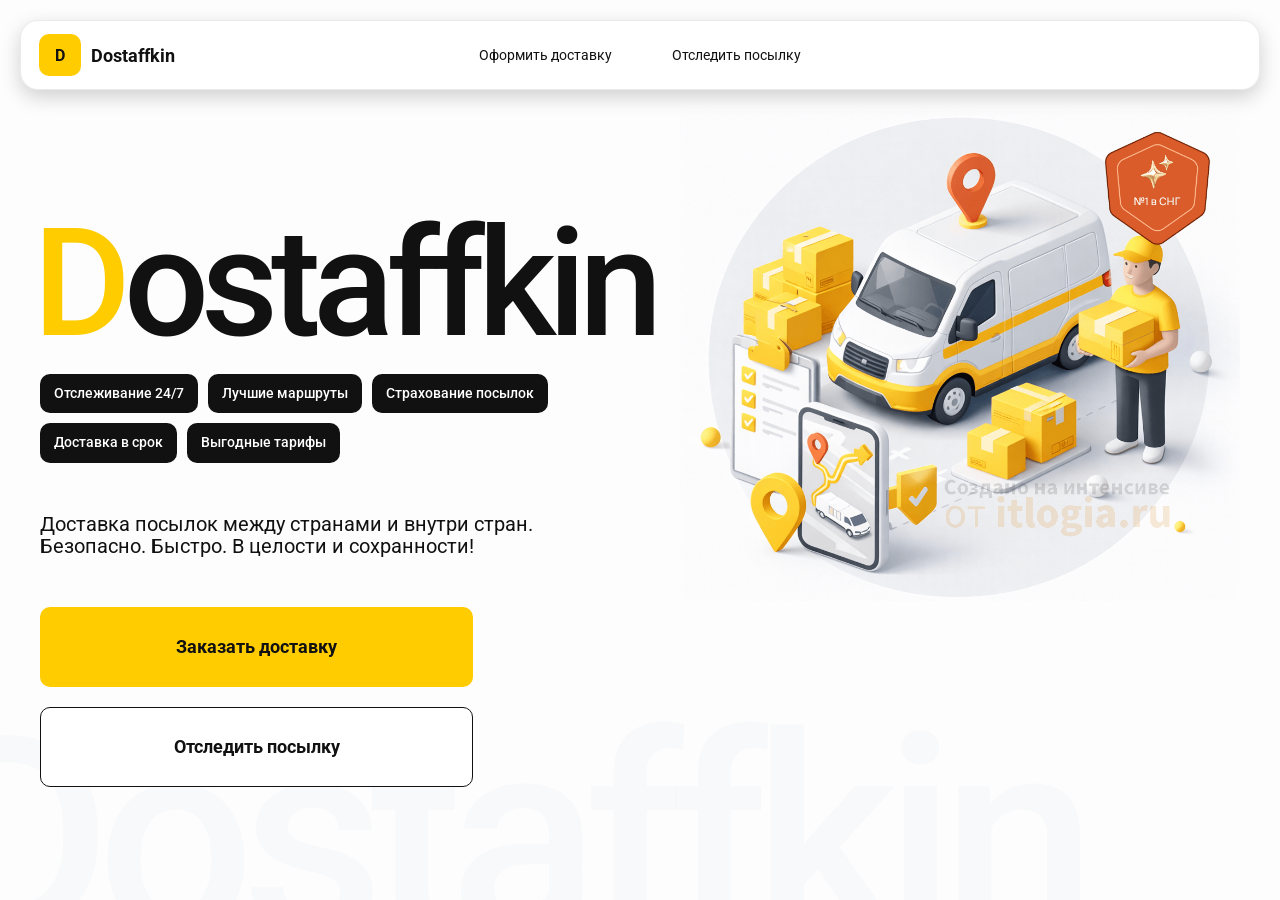
<file: index.html>
<!doctype html>
<html lang="ru">
<head>
    <meta charset="utf-8" />
    <meta name="viewport" content="width=device-width,initial-scale=1,maximum-scale=1,user-scalable=0" />
    <title>Dostaffkin — Доставка посылок между странами и внутри стран. Безопасно. Быстро. В целости и сохранности!</title>

    <link href="styles/base.css" rel="stylesheet" />
    <link href="styles/base_adaptive.css" rel="stylesheet" />
    <link href="styles/index.css" rel="stylesheet" />
    <link href="styles/index_adaptive.css" rel="stylesheet" />
</head>
<body>

    <div class="container">

        <header class="header">

            <a class="header-brand" href="#">
                <div class="header-logo">D</div>
                <div class="header-title">Dostaffkin</div>
            </a>

            <nav class="header-menu">
                <a class="header-link" href="./order.html">Оформить <span>доставку</span></a>
                <a class="header-link" href="./track.html">Отследить <span>посылку</span></a>
            </nav>

        </header>

        <main class="main">

            <section class="main-info">

                <div class="main-title">
                    <span>D</span>ostaffkin
                </div>

                <div class="main-features">
                    <div class="main-feature">Отслеживание 24/7</div>
                    <div class="main-feature">Лучшие маршруты</div>
                    <div class="main-feature">Страхование посылок</div>
                    <div class="main-feature">Доставка в срок</div>
                    <div class="main-feature">Выгодные тарифы</div>
                </div>

                <div class="main-description">
                    Доставка посылок между странами и внутри стран.
                    Безопасно. Быстро. В целости и сохранности!
                </div>

                <div class="main-actions">
                    <a class="button" type="button" href="./order.html">Заказать доставку</a>
                    <a class="button button-white" type="button" href="./track.html">Отследить посылку</a>
                </div>



            </section>

            <div class="main-title-ghost">Dostaffkin</div>

            <section class="main-image">
                <img src="images/main-image.png" alt="Main image" />
            </section>

        </main>

    </div>

</body>
</html>
</file>
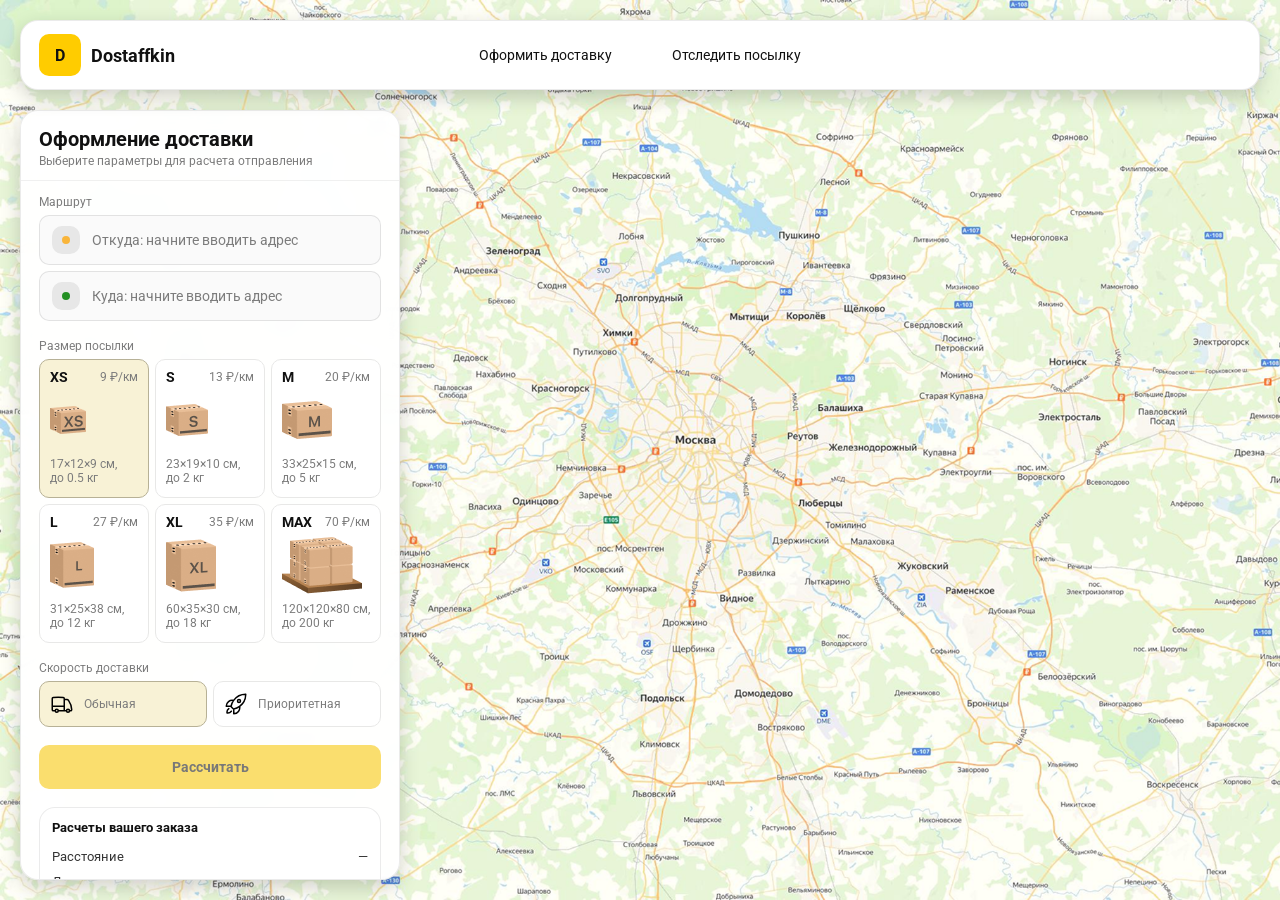
<file: order.html>
<!doctype html>
<html lang="ru">
<head>
    <meta charset="utf-8" />
    <meta name="viewport" content="width=device-width,initial-scale=1,maximum-scale=1,user-scalable=0" />
    <title>Оформление доставки</title>

    <link rel="stylesheet" href="styles/base.css" />
    <link rel="stylesheet" href="styles/base_adaptive.css" />

    <link rel="stylesheet" href="styles/order.css" />
    <link rel="stylesheet" href="styles/order_adaptive.css" />
</head>
<body>

    <div id="map"></div>

    <header class="header">

        <a class="header-brand" href="./index.html">
            <div class="header-logo">D</div>
            <div class="header-title">Dostaffkin</div>
        </a>

        <nav class="header-menu">
            <a class="header-link" href="#">Оформить <span>доставку</span></a>
            <a class="header-link" href="./track.html">Отследить <span>посылку</span></a>
        </nav>

    </header>

    <aside class="main" id="sidebar">

        <div class="main-header">
            <div class="main-title">Оформление доставки</div>
            <div class="main-text">Выберите параметры для расчета отправления</div>
        </div>

        <div class="main-content">

            <div class="main-route">
                <div class="main-block-title">Маршрут</div>
                <div class="main-fields">
                    <div class="main-field" id="fromField">
                        <div class="main-pin"></div>
                        <input id="from" placeholder="Откуда: начните вводить адрес" autocomplete="off" />
                        <div class="main-ac" id="fromAc" role="listbox" aria-label="Подсказки адресов"></div>
                    </div>

                    <div class="main-field" id="toField">
                        <div class="main-pin"></div>
                        <input id="to" placeholder="Куда: начните вводить адрес" autocomplete="off" />
                        <div class="main-ac" id="toAc" role="listbox" aria-label="Подсказки адресов"></div>
                    </div>
                </div>
            </div>

            <div class="main-package">
                <div class="main-block-title">Размер посылки</div>

                <div class="main-sizes">
                    <div class="main-size-card is-active" data-value="xs">
                        <div class="main-size-top">
                            <div class="main-size-label">XS</div>
                            <div class="main-size-rate">9 ₽/км</div>
                        </div>
                        <div class="main-size-media">
                            <img src="images/sizes/xs.png" alt="Короб XS" />
                        </div>
                        <div class="main-size-description">17×12×9 см,<br>до 0.5 кг</div>
                    </div>

                    <div class="main-size-card" data-value="s">
                        <div class="main-size-top">
                            <div class="main-size-label">S</div>
                            <div class="main-size-rate">13 ₽/км</div>
                        </div>
                        <div class="main-size-media">
                            <img src="images/sizes/s.png" alt="Короб S" />
                        </div>
                        <div class="main-size-description">23×19×10 см,<br>до 2 кг</div>
                    </div>

                    <div class="main-size-card" data-value="m">
                        <div class="main-size-top">
                            <div class="main-size-label">M</div>
                            <div class="main-size-rate">20 ₽/км</div>
                        </div>
                        <div class="main-size-media">
                            <img src="images/sizes/m.png" alt="Короб M" />
                        </div>
                        <div class="main-size-description">33×25×15 см,<br>до 5 кг</div>
                    </div>

                    <div class="main-size-card" data-value="l">
                        <div class="main-size-top">
                            <div class="main-size-label">L</div>
                            <div class="main-size-rate">27 ₽/км</div>
                        </div>
                        <div class="main-size-media">
                            <img src="images/sizes/l.png" alt="Короб L" />
                        </div>
                        <div class="main-size-description">31×25×38 см,<br>до 12 кг</div>
                    </div>

                    <div class="main-size-card" data-value="xl">
                        <div class="main-size-top">
                            <div class="main-size-label">XL</div>
                            <div class="main-size-rate">35 ₽/км</div>
                        </div>
                        <div class="main-size-media">
                            <img src="images/sizes/xl.png" alt="Короб XL" />
                        </div>
                        <div class="main-size-description">60×35×30 см,<br>до 18 кг</div>
                    </div>

                    <div class="main-size-card" data-value="max">
                        <div class="main-size-top">
                            <div class="main-size-label">MAX</div>
                            <div class="main-size-rate">70 ₽/км</div>
                        </div>
                        <div class="main-size-media main-size-media-palleta">
                            <img src="images/sizes/max.png" alt="Паллета" />
                        </div>
                        <div class="main-size-description">120×120×80 см,<br>до 200 кг</div>
                    </div>
                </div>
            </div>

            <div class="main-speed">
                <div class="main-block-title">Скорость доставки</div>

                <div class="main-speeds">
                    <div class="main-speed-card is-active" data-value="regular">
                        <img class="main-speed-media" src="images/icons/regular.svg" alt="Regular" />
                        <div class="main-speed-description">Обычная</div>
                    </div>
                    <div class="main-speed-card" data-value="fast">
                        <img class="main-speed-media" src="images/icons/fast.svg" alt="Fast" />
                        <div class="main-speed-description">Приоритетная</div>
                    </div>

                </div>
            </div>

            <div class="main-calculate-block">
                <button id="calc" class="button calculate-button" type="button" disabled>Рассчитать</button>
            </div>

            <div class="main-result" id="result">
                <div class="main-result-title">Расчеты вашего заказа</div>
                <div class="main-result-lines">
                    <div class="main-result-line"><span>Расстояние</span><span id="distanceValue">—</span></div>
                    <div class="main-result-line"><span>Доставим через</span><span id="durationValue">—</span></div>
                    <div class="main-result-line"><span>Тариф</span><span id="rateValue">—</span></div>
                </div>
                <div class="main-price">
                    <div class="main-price-label">Итого</div>
                    <div class="main-price-value" id="totalValue">—</div>
                </div>
            </div>

            <div class="main-order-box">
                <div class="main-order-form" id="orderForm">
                    <div class="main-order-title">Оформление доставки</div>
                    <div class="main-block-info-row">
                        <div class="main-block-title">Контакты</div>
                        <div class="order-fields">
                            <div class="main-field">
                                <input id="customerName" placeholder="Ваше имя" autocomplete="off" />
                            </div>
                            <div class="main-field">
                                <input id="customerPhone" placeholder="Ваш телефон" autocomplete="off" inputmode="tel" />
                            </div>
                        </div>
                    </div>
                    <div class="main-block-info-row extra-info">
                        <div class="main-block-title">Дополнительная информация</div>
                        <div class="main-field textarea">
                            <textarea id="comment" placeholder="Детали доставки и комментарии"></textarea>
                        </div>
                    </div>
                    <button id="submit" class="button main-submit-request" type="button" disabled>
                        Отправить
                        заявку
                    </button>
                </div>

                <div class="main-order-success" id="orderSuccess">
                    <div class="main-success-icon">✓</div>
                    <div class="main-success-title">Заявка отправлена!</div>
                    <div class="main-success-title">Номер отправления – <span id="orderId"></span></div>
                    <div class="main-success-subtitle">Мы скоро свяжемся с вами</div>
                </div>
            </div>

        </div>

    </aside>

</body>
</html>
</file>
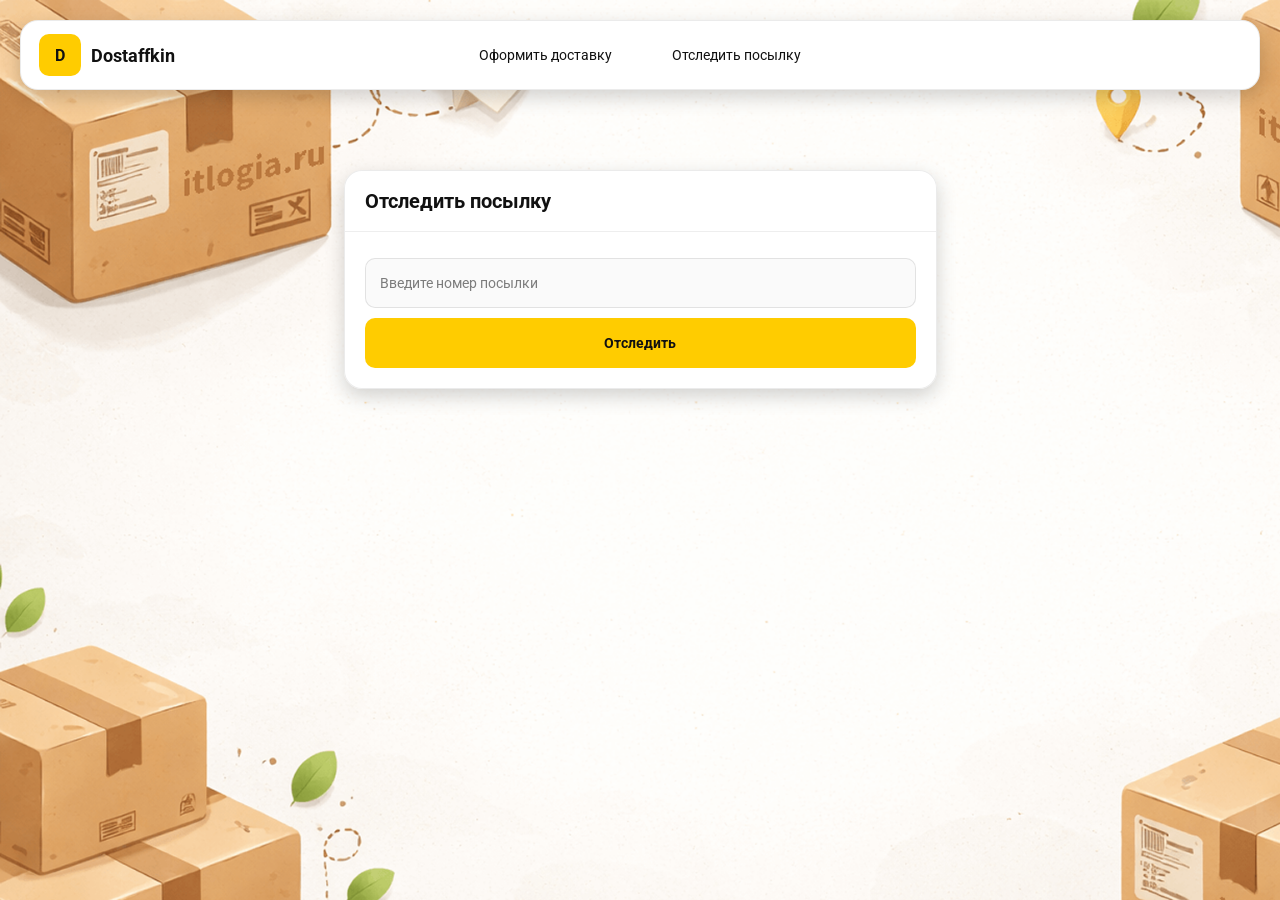
<file: track.html>
<!doctype html>
<html lang="ru">
<head>
    <meta charset="utf-8" />
    <meta name="viewport" content="width=device-width,initial-scale=1,maximum-scale=1,user-scalable=0" />
    <title>Отследить посылку</title>
    <link rel="stylesheet" href="styles/base.css" />
    <link rel="stylesheet" href="styles/base_adaptive.css" />

    <link rel="stylesheet" href="styles/track.css" />
    <link rel="stylesheet" href="styles/track_adaptive.css" />
</head>
<body>

    <div class="container">

        <header class="header">

            <a class="header-brand" href="./index.html">
                <div class="header-logo">D</div>
                <div class="header-title">Dostaffkin</div>
            </a>

            <nav class="header-menu">
                <a class="header-link" href="./order.html">Оформить <span>доставку</span></a>
                <a class="header-link" href="#">Отследить <span>посылку</span></a>
            </nav>

        </header>

        <main class="track-content">

            <section class="track-card track-search">
                <div class="track-title">Отследить посылку</div>
                <div class="track-action">
                    <div class="main-field track-field">
                        <input id="trackNumber" placeholder="Введите номер посылки" autocomplete="off" />
                    </div>
                    <button id="trackButton" class="button track-button" type="button">Отследить</button>
                </div>
            </section>

            <section class="track-card track-result" id="trackResult">
                <div class="track-result-header">
                    <div class="track-id" id="trackIdValue"></div>
                    <div class="track-routes">
                        <div class="track-route">
                            <div class="track-route-pin">
                                <svg xmlns="http://www.w3.org/2000/svg" fill="none" viewBox="0 0 24 24" stroke-width="1.5"
                                     stroke="orange" class="size-6">
                                    <path stroke-linecap="round" stroke-linejoin="round"
                                          d="M15 10.5a3 3 0 1 1-6 0 3 3 0 0 1 6 0Z" />
                                    <path stroke-linecap="round" stroke-linejoin="round"
                                          d="M19.5 10.5c0 7.142-7.5 11.25-7.5 11.25S4.5 17.642 4.5 10.5a7.5 7.5 0 1 1 15 0Z" />
                                </svg>
                            </div>
                            <div class="track-route-address" id="trackFromValue">
                                Откуда: Москва, улица Арбат, 1
                            </div>
                        </div>
                        <div class="track-route track-route-arrow">
                            <svg xmlns="http://www.w3.org/2000/svg" fill="none" viewBox="0 0 24 24" stroke-width="1.5"
                                 stroke="currentColor" class="size-6">
                                <path stroke-linecap="round" stroke-linejoin="round"
                                      d="M19.5 13.5 12 21m0 0-7.5-7.5M12 21V3" />
                            </svg>
                        </div>
                        <div class="track-route">
                            <div class="track-route-pin">
                                <svg xmlns="http://www.w3.org/2000/svg" fill="none" viewBox="0 0 24 24" stroke-width="1.5"
                                     stroke="green" class="size-6">
                                    <path stroke-linecap="round" stroke-linejoin="round"
                                          d="M15 10.5a3 3 0 1 1-6 0 3 3 0 0 1 6 0Z" />
                                    <path stroke-linecap="round" stroke-linejoin="round"
                                          d="M19.5 10.5c0 7.142-7.5 11.25-7.5 11.25S4.5 17.642 4.5 10.5a7.5 7.5 0 1 1 15 0Z" />
                                </svg>
                            </div>
                            <div class="track-route-address" id="trackToValue">
                                Куда: Минск, проспект Независимости, 58
                            </div>
                        </div>
                    </div>
                </div>
                <div class="track-info">
                    <div class="track-status-title">Статус данной посылки:</div>
                    <div class="track-status-list" id="trackStatusList">


                        <div class="track-status created">
                            <img src="images/icons/created.svg" class="track-status-icon" alt="Created">
                            <div class="track-status-text">
                                <div class="track-status-text-state">Создан</div>
                                <div class="track-status-text-date">10.01.2026</div>
                            </div>
                        </div>

                        <div class="track-status in-way">
                            <img src="images/icons/in-way.svg" class="track-status-icon" alt="In way">
                            <div class="track-status-text">
                                <div class="track-status-text-state">В пути: Москва</div>
                                <div class="track-status-text-date">18.01.2026</div>
                            </div>
                        </div>

                        <div class="track-status ready">
                            <img src="images/icons/ready.svg" class="track-status-icon" alt="Ready">
                            <div class="track-status-text">
                                <div class="track-status-text-state">Готов к выдаче</div>
                                <div class="track-status-text-date">25.01.2026</div>
                            </div>
                        </div>

                        <div class="track-status done">
                            <img src="images/icons/done.svg" class="track-status-icon" alt="Done">
                            <div class="track-status-text">
                                <div class="track-status-text-state">Вручен</div>
                                <div class="track-status-text-date">27.01.2026</div>
                            </div>
                        </div>

                    </div>
                </div>
            </section>

        </main>

    </div>

</body>
</html>
</file>
<file: styles/base.css>
*, *::before, *::after {
    box-sizing: border-box;
}

@font-face {
    font-family: "Roboto";
    src: url("../fonts/Roboto-Regular.ttf");
    font-weight: normal;
}

@font-face {
    font-family: "Roboto";
    src: url("../fonts/Roboto-Bold.ttf");
    font-weight: bold;
}

@font-face {
    font-family: "Roboto";
    src: url("../fonts/Roboto-Medium.ttf");
    font-weight: 500;
}

html, body {
    margin: 0;
    color: #111111;
    font-family: "Roboto", sans-serif;
}

body {
    background: #FDFDFD;
}

.header {
    border-radius: 18px;
    box-shadow: 0 7px 20px 0 #0000002E;
    backdrop-filter: blur(10px);
    background: #ffffff;
    left: 20px;
    border: 1px solid rgba(0, 0, 0, 0.08);
    position: fixed;
    right: 20px;
    top: 20px;
    padding: 14px 18px;
    height: 70px;
    display: flex;
    align-items: center;
    z-index: 6;
}

.header-brand {
    display: flex;
    align-items: center;
    text-decoration: none;
    gap: 10px;
}

.header-logo {
    width: 42px;
    height: 42px;
    border-radius: 10px;
    background: #FFCC00;
    display: grid;
    place-items: center;
    font-weight: bold;
    color: #111;
}

.header-title {
    font-size: 18px;
    font-weight: bold;
    color: #111111;
    text-decoration: none;
}

.header-menu {
    display: flex;
    align-items: center;
    gap: 60px;
    margin: 0;
    position: absolute;
    left: 50%;
    transform: translateX(-50%);
}

.header-link {
    font-size: 14px;
    color: #111111;
    text-decoration: none;
}

.button {
    border: 0;
    outline: none;
    height: 44px;
    border-radius: 10px;
    font-size: 14px;
    font-weight: bold;
    cursor: pointer;
    font-family: inherit;
    transition: transform .08s ease, opacity .12s ease;
    background: #FFCC00;
    color: #111111;
    text-align: center;
    text-decoration: none;
}

    .button:hover {
        background-color: #E5BC19;
    }

    .button:disabled {
        cursor: not-allowed;
        background-color: #FADE6E;
        color: #787878;
        transform: none;
    }

    .button.button-white {
        background: #ffffff;
        border: 1px solid #111111;
    }

        .button.button-white:hover {
            background: rgb(241 241 241);
        }

.main-field {
    display: flex;
    align-items: center;
    margin-top: 6px;
    gap: 10px;
    border: 1px solid #1111111A;
    background: #FAFAFA;
    border-radius: 10px;
    padding: 10px 12px;
    position: relative;
    box-sizing: border-box;
    height: 50px;
}

    .main-field.textarea {
        height: auto;
    }

.main-pin {
    width: 28px;
    height: 28px;
    border-radius: 10px;
    background: rgba(17, 17, 17, 0.08);
    display: grid;
    place-items: center;
    flex: 0 0 auto;
    position: relative;
}

    .main-pin::before {
        content: "";
        width: 8px;
        height: 8px;
        border-radius: 999px;
        background: orange;
        opacity: .75;
        display: block;
    }

.main-field:last-child .main-pin::before {
    background: green;
    opacity: .85;
}

input, textarea {
    width: 100%;
    border: 0;
    outline: none;
    background: transparent;
    font-size: 14px;
    color: #111111;
    font-family: inherit;
}

textarea {
    resize: vertical;
    min-height: 72px;
    padding: 2px 0;
}

    input::placeholder, textarea::placeholder {
        color: #7C7C7C;
    }

.main-field:focus-within {
    border-color: rgba(0, 0, 0, 0.20);
    box-shadow: 0 0 0 4px rgba(255, 204, 0, 0.35);
    background: rgba(255, 255, 255, 0.75);
}
</file>
<file: styles/base_adaptive.css>
@media (max-width: 767px) {
    .header {
        left: 10px;
        right: 10px;
        top: 10px;
    }

    .header-link span {
        display: none;
    }

    .header-menu {
        gap: 20px;
        justify-content: flex-start;
        margin: 0 0 0 30px;
        position: static;
        transform: none;
    }
}

@media (max-width: 420px) {
    .header-title {
        display: none;
    }
}

@media (max-width: 374px) {
    .header-menu {
        gap: 10px;
        margin: 0 0 0 10px;
    }
}
</file>
<file: styles/index.css>
.container {
    overflow: hidden;
    min-height: 100vh;
}

.main {
    padding: 111px 40px 40px;
    position: relative;
    display: flex;
}

.main-info {
    max-width: 840px;
    width: 100%;
    position: relative;
}

.main-title {
    margin-top: 98px;
    font-weight: 500;
    font-size: 200px;
    line-height: 1;
    letter-spacing: -0.05em;
    color: #111111;
    left: -15px;
    position: relative;
}

    .main-title span {
        color: #ffcc00;
    }

.main-features {
    margin-top: 15px;
    display: flex;
    flex-wrap: wrap;
    gap: 10px;
}

.main-feature {
    background: #111111;
    color: #ffffff;
    padding: 12px 14px;
    font-weight: 500;
    font-size: 14px;
    line-height: 1.1;
    border-radius: 10px;
}

.main-description {
    margin-top: 50px;
    max-width: 500px;
    font-size: 20px;
    line-height: 1.1;
    color: #111111;
}

.main-actions {
    margin-top: 50px;
    display: flex;
    flex-direction: column;
    gap: 20px;
}

.main-actions .button {
        height: 80px;
        width: 433px;
        font-size: 18px;
        font-weight: bold;
        place-items: center;
        display: grid;
    }

.main-title-ghost {
    position: absolute;
    z-index: -1;
    left: -70px;
    bottom: -150px;
    font-weight: 500;
    font-size: 278px;
    line-height: 1;
    letter-spacing: -0.05em;
    color: #ECEDF04D;
}

.main-image {
    width: 1024px;
    top: 100px;
    z-index: -2;
}

    .main-image img {
        width: 100%;
        max-width: 1024px;
        height: auto;
        display: block;
    }
</file>
<file: styles/index_adaptive.css>
@media (max-width: 1760px) {
    .main-title {
        font-size: 150px;
        left: -7px;
    }

    .main-info {
        max-width: 640px;
    }
}

@media (max-width: 1200px) {
    .main-info {
        max-width: 540px;
    }

    .main {
        padding: 111px 20px 20px;
    }

    .main-title {
        font-size: 120px;
        left: -4px;
    }

    .main-title-ghost {
        font-size: 220px;
    }
}

@media (max-width: 1024px) {
    .main-title {
        margin-top: 30px;
    }

    .main {
        flex-direction: column-reverse;
    }

    .main-image {
        max-width: 350px;
        position: absolute;
        left: 370px;
        top: 370px;
    }

    .main-info {
        max-width: 100%;
    }

    .main-actions {
        gap: 10px;
    }

        .main-actions .button {
            height: 50px;
            font-size: 14px;
            width: auto;
            max-width: 300px;
        }

    .main-description {
        max-width: 350px;
    }
}

@media (max-width: 570px) {
    .main-title {
        font-size: 88px;
    }

    .main-description {
        max-width: 100%
    }

    .main-actions {
        width: 100%;
    }

        .main-actions .button {
            width: 100%;
            max-width: 100%
        }

    .main-image {
        max-width: 650px;
        position: absolute;
        left: 170px;
        top: 70px;
        opacity: 0.2;
    }
}

@media (max-width: 400px) {
    .main-title {
        font-size: 70px;
    }
}
</file>
<file: styles/order.css>
#map {
    background-image: url("../images/order-bg.png");
    background-size: cover;
    position: fixed;
    inset: 0;
}

.main {
    border-radius: 18px;
    box-shadow: 0 7px 20px 0 #0000002E;
    backdrop-filter: blur(10px);
    background: rgba(255, 255, 255, 0.96);
    left: 20px;
    border: 1px solid rgba(0, 0, 0, 0.08);
    position: fixed;
    top: 110px;
    bottom: 20px;
    width: 380px;
    display: flex;
    flex-direction: column;
    overflow: hidden;
    z-index: 5;
}

.main-header {
    padding: 18px 18px 12px 18px;
    border-bottom: 1px solid rgba(0, 0, 0, 0.06);
    display: flex;
    flex-direction: column;
}

.main-title {
    font-size: 20px;
    line-height: 100%;
    font-weight: bold;
}

.main-text {
    font-size: 12px;
    margin-top: 5px;
    color: #7C7C7C;
}

.main-content {
    padding: 14px 18px 18px 18px;
    overflow: auto;
    scrollbar-width: none;
    display: flex;
    flex-direction: column;
    gap: 18px;
    flex: 1;
}

.main-block-title {
    font-size: 12px;
    color: #7C7C7C;
}

.main-route .main-block-title,
.main-package .main-block-title {
    margin-bottom: 6px;
}

.main-sizes {
    display: grid;
    gap: 6px;
    grid-template-columns: repeat(3, 1fr);
}

.main-size-card {
    border: 1px solid #E8E8E7;
    background: #FFFFFF;
    border-radius: 10px;
    padding: 10px;
    cursor: pointer;
    user-select: none;
    transition: transform .08s ease, border-color .12s ease, background .12s ease;
    min-height: 139px;
}

    .main-size-card:hover {
        transform: translateY(-1px);
    }

    .main-size-card.is-active {
        background-color: #F8F2D6;
        border-color: #B7B196;
    }

.main-size-top {
    display: flex;
    align-items: center;
    justify-content: space-between;
}

.main-size-label {
    font-weight: bold;
    font-size: 14px;
    color: #111111;
    line-height: 100%;
}

.main-size-rate {
    font-size: 12px;
    color: #7C7C7C;
    line-height: 100%;
}

.main-size-media {
    margin-top: 8px;
    height: 57px;
}

.main-size-description {
    margin-top: 8px;
    font-size: 12px;
    color: #7C7C7C;
    line-height: 1.2;
}

.calculate-button {
    width: 100%;
}

.main-result {
    border: 1px solid rgba(0, 0, 0, 0.08);
    background: rgba(255, 255, 255, 0.75);
    border-radius: 16px;
    padding: 12px;
    line-height: 1.25;
}

.main-result-title {
    font-weight: bold;
    font-size: 13px;
    color: #111111;
    margin-bottom: 13px;
}

.main-result-lines {
    gap: 8px;
    display: flex;
    flex-direction: column;
}

.main-result-line {
    font-size: 13px;
    color: rgba(17, 17, 17, 0.85);
    display: flex;
    justify-content: space-between;
}

.main-price {
    margin-top: 18px;
    padding-top: 10px;
    border-top: 1px dashed rgba(0, 0, 0, 0.12);
    display: flex;
    align-items: baseline;
    justify-content: space-between;
}

.main-price-label {
    font-size: 12px;
    color: rgba(17, 17, 17, 0.55);
}

.main-price-value {
    font-size: 20px;
    font-weight: bold;
    color: #111111;
    letter-spacing: -0.3px;
}

.main-order-box {
    background: #ffffff;
    border: 1px solid #E8E8E7;
    border-radius: 10px;
    padding: 12px;
}

.main-order-title {
    margin-bottom: 8px;
    font-weight: bold;
    font-size: 14px;
    color: #111111;
}

.main-block-info {
    display: flex;
    flex-direction: column;
    gap: 6px;
}

.order-fields {
    display: grid;
    grid-template-columns: 1fr 1fr;
    column-gap: 10px;
    margin-top: 6px;
}

.main-block-info-row.extra-info {
    display: block;
    margin-top: 13px;
}

.main-submit-request {
    width: 100%;
    margin-top: 6px;
}

.main-order-success {
    display: none;
    text-align: center;
    padding: 22px 12px;
    gap: 12px;
}

    .main-order-success.is-visible {
        display: flex;
        flex-direction: column;
        align-items: center;
    }

.main-success-icon {
    width: 56px;
    height: 56px;
    border-radius: 50%;
    background: #16a34a;
    color: #ffffff;
    display: grid;
    place-items: center;
    font-size: 30px;
}

.main-success-title {
    font-size: 14px;
    font-weight: bold;
    color: #111111;
}

.main-success-subtitle {
    font-size: 12px;
    color: rgba(17, 17, 17, 0.55);
    line-height: 1.3;
}

.main-speed .main-block-title {
    margin-bottom: 6px;
}

.main-speeds {
    display: grid;
    gap: 6px;
    grid-template-columns: repeat(2, 1fr);
}

.main-speed-card {
    border: 1px solid #E8E8E7;
    background: #FFFFFF;
    border-radius: 10px;
    padding: 10px;
    cursor: pointer;
    user-select: none;
    transition: transform .08s ease, border-color .12s ease, background .12s ease;
    display: flex;
    align-items: center;
    gap: 10px;
}

    .main-speed-card:hover {
        transform: translateY(-1px);
    }

    .main-speed-card.is-active {
        background-color: #F8F2D6;
        border-color: #B7B196;
    }

.main-speed-description {
    font-size: 12px;
    color: #7C7C7C;
    line-height: 1.2;
}
</file>
<file: styles/order_adaptive.css>
@media (max-width: 767px) {
    .main {
        left: 10px;
        right: 10px;
        top: 50%;
        bottom: 12px;
        width: auto;
        max-width: none;
    }
}

@media (max-width: 420px) {
    .main-sizes {
        grid-template-columns: repeat(2, 1fr);
    }
}
</file>
<file: styles/track.css>
.container {
    background: #F4F4F4 url("../images/track-bg.png");
    background-size: cover;
    min-height: 100vh;
    padding: 170px 0 50px 0;
}

.track-content {
    width: 593px;
    margin: 0 auto;
}

.track-card {
    width: 100%;
    border-radius: 18px;
    box-shadow: 0 7px 20px 0 #0000002E;
    backdrop-filter: blur(10px);
    background: rgba(255, 255, 255, 0.96);
    border: 1px solid rgba(0, 0, 0, 0.08);
}

.track-title {
    font-size: 20px;
    line-height: 100%;
    font-weight: bold;
    border-bottom: 1px solid #EEEEEE;
    padding: 20px;
}

.track-action {
    padding: 20px;
}

.track-button {
    width: 100%;
    height: 50px;
}

.track-field {
    margin-bottom: 10px;
}

.track-result {
    margin-top: 5px;
    display: none;
}

    .track-result.is-visible {
        display: block;
    }

.track-result-header {
    font-weight: bold;
    font-size: 14px;
    color: #111111;
    padding: 20px;
    border-bottom: 1px solid #EEEEEE;
}

.track-id {
    margin-bottom: 12px;
    font-size: 20px;
}

.track-routes {
    display: flex;
    flex-direction: column;
    gap: 10px;
    font-weight: normal;
}

.track-route {
    display: flex;
    align-items: center;
    gap: 10px;
}

.track-route-pin {
    width: 24px;
    height: 24px;
    flex-shrink: 0;
}

.track-route-arrow {
    padding: 15px 0;
    width: 24px;
    height: 24px;
}

.track-info {
    padding: 20px;
}

.track-status {
    display: flex;
    align-items: center;
    font-size: 12px;
    gap: 10px;
}

.track-status-title {
    font-size: 14px;
    color: #111111;
    margin-bottom: 20px;
}

.track-status-list {
    display: flex;
    flex-direction: column;
    gap: 15px;
}

.track-status-icon {
    width: 40px;
    height: 40px;
    border-radius: 50%;
    background: rgba(17, 17, 17, 0.08);
    display: grid;
    place-items: center;
    flex: 0 0 auto;
}

.track-status.created .track-status-icon {
    background-color: #F1CB00;
}

.track-status.in-way .track-status-icon {
    background-color: #F08A11;
}

.track-status.ready .track-status-icon {
    background-color: #A35D0A;
}

.track-status.done .track-status-icon {
    background-color: #37C93B;
}

.track-status-text {
    display: flex;
    align-items: center;
    justify-content: space-between;
    color: #111111;
    font-size: 12px;
    flex: 1;
}

.track-status-date {
    color: rgba(17, 17, 17, 0.55);
}
</file>
<file: styles/track_adaptive.css>
@media (max-width: 767px) {
    .container {
        padding: 130px 0 50px 0;
    }

    .track-content {
        width: 100%;
        padding-left: 10px;
        padding-right: 10px;
    }

    .track-result-header {
        padding: 20px;
    }
}
</file>
